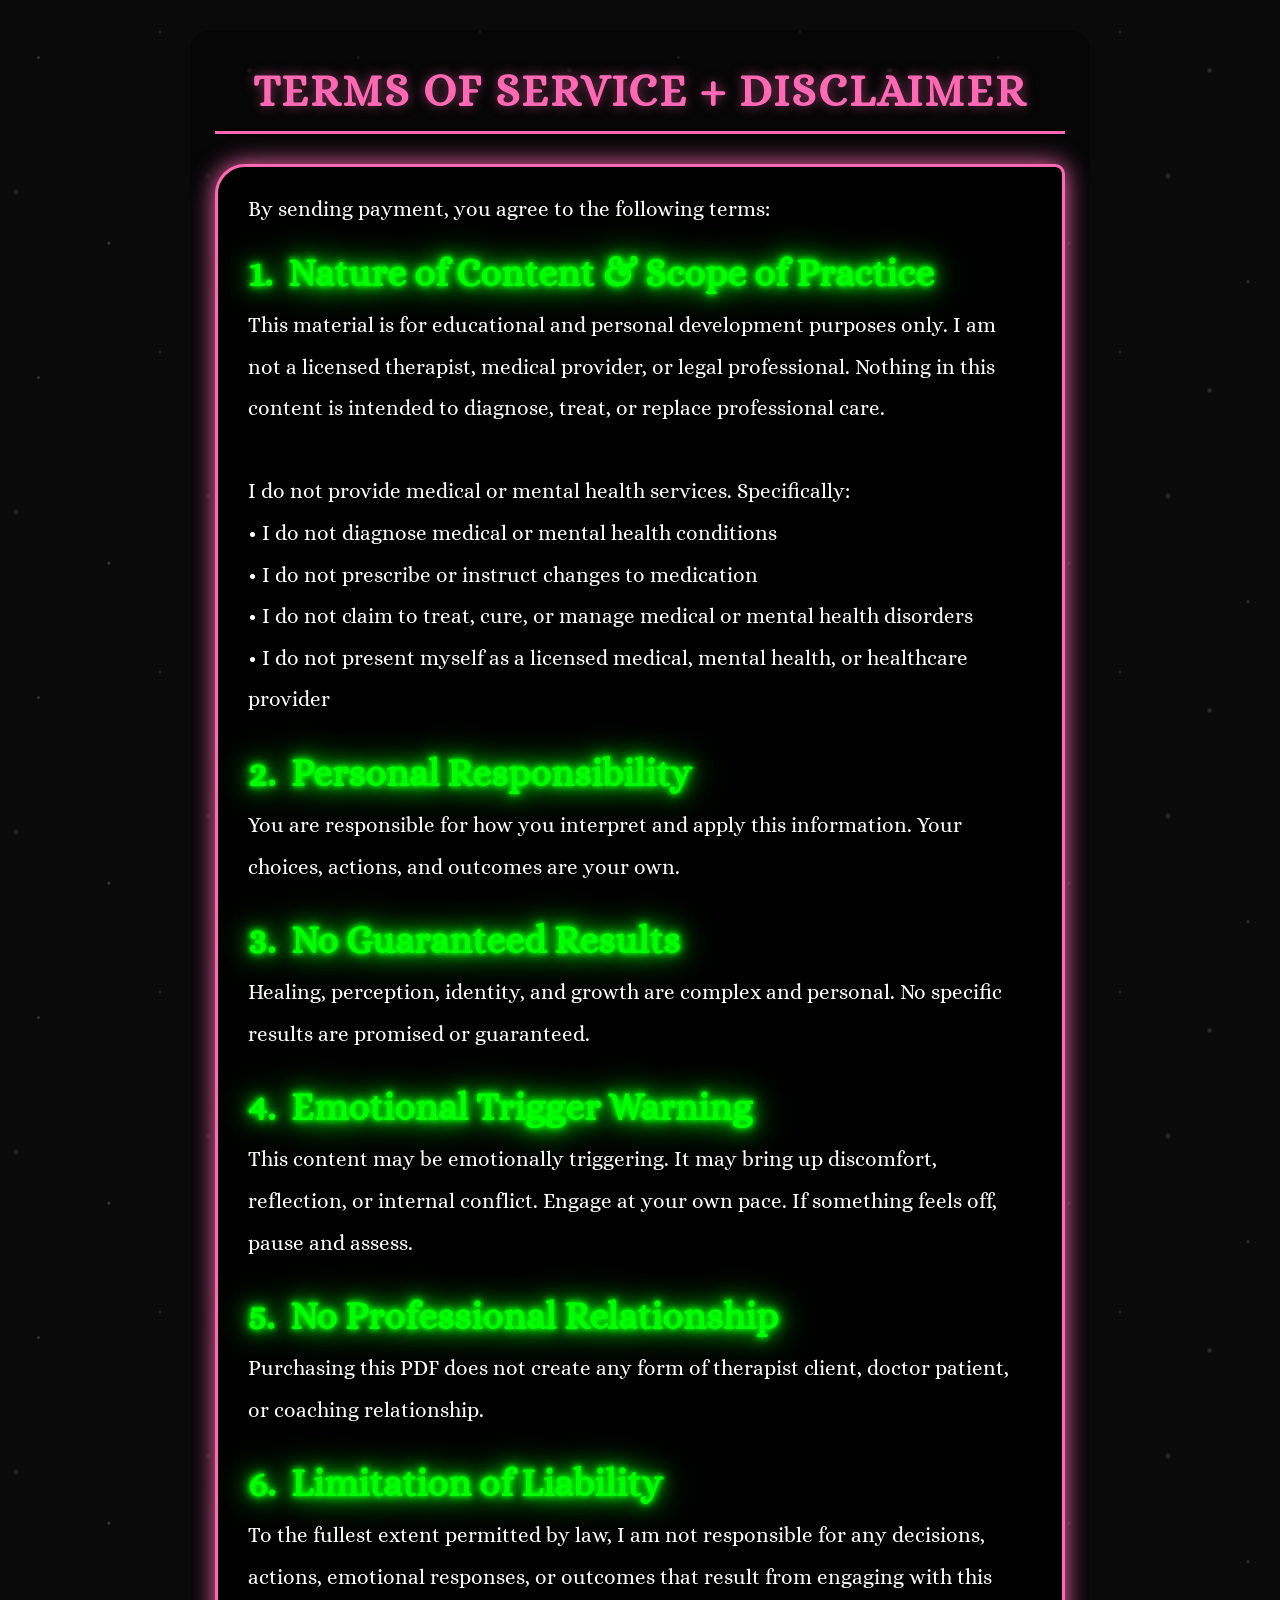
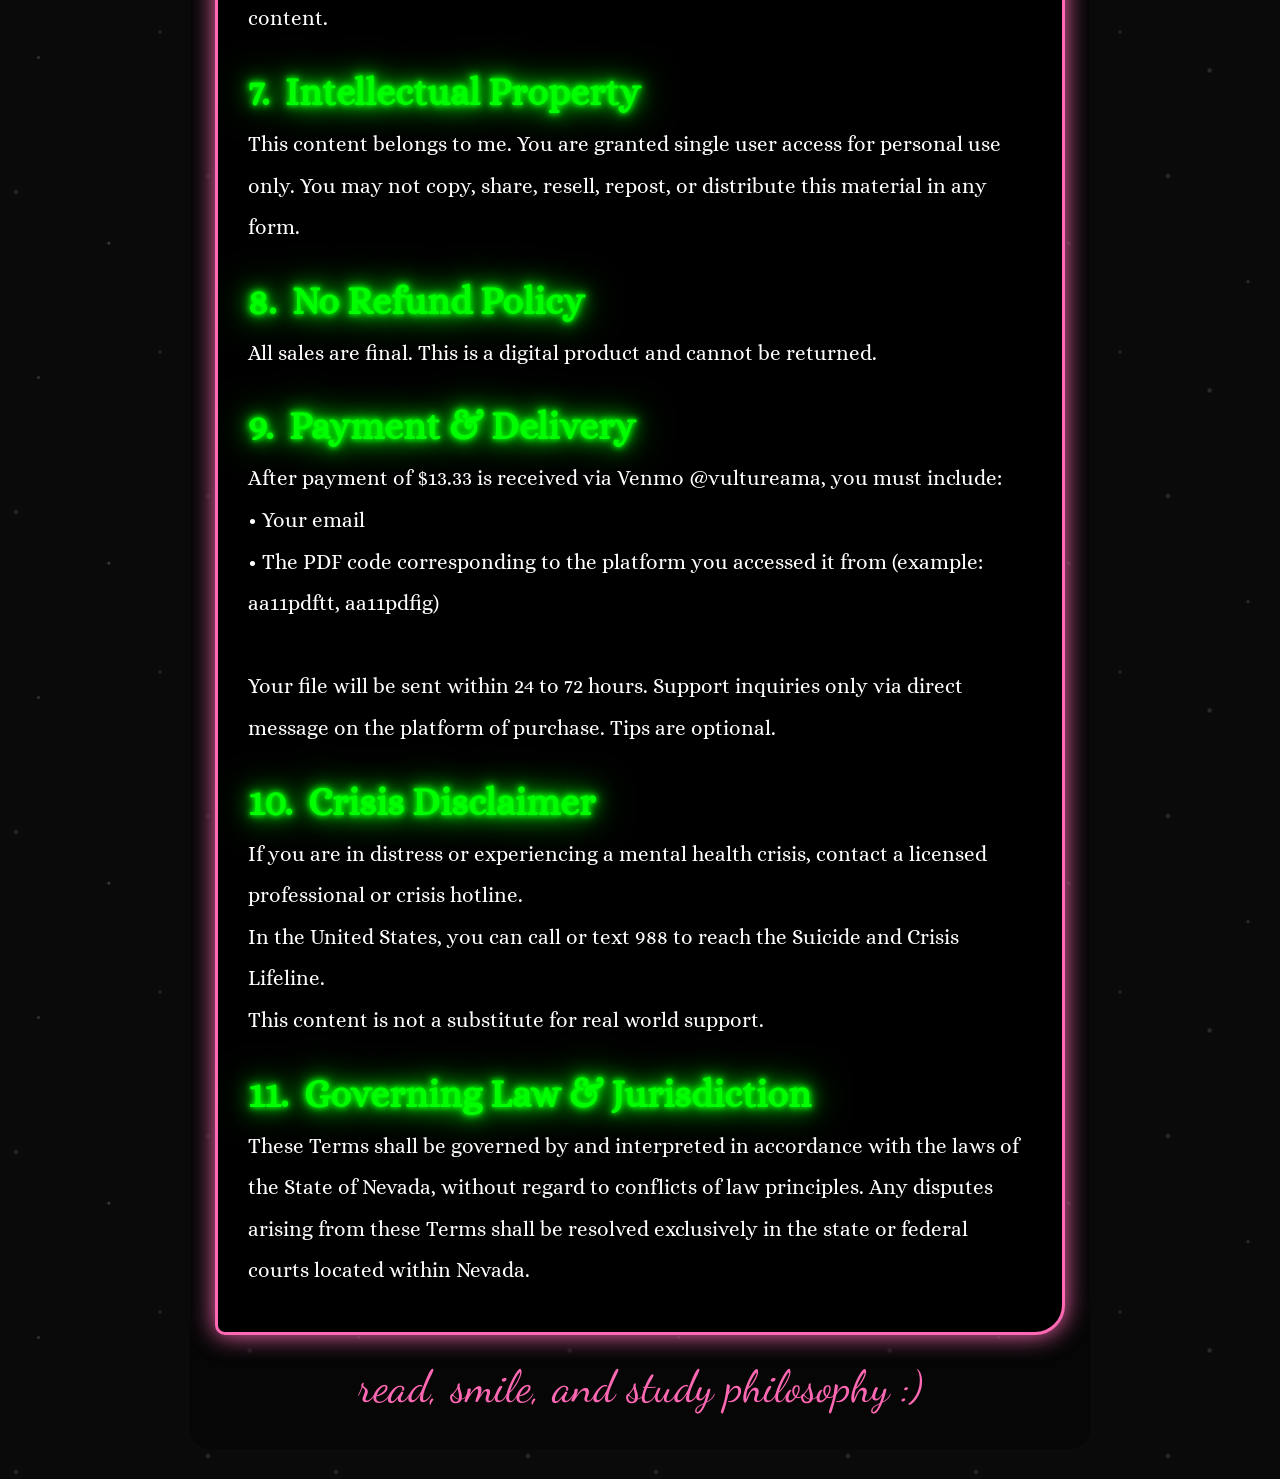
<file: index.html>
<!DOCTYPE html>
<html lang="en">
<head>
    <meta charset="UTF-8">
    <meta name="viewport" content="width=device-width, initial-scale=1.0">
    <title>Terms of Service</title>
    <link rel="stylesheet" href="style.css?v=3">
</head>
<body class="terms-page">

<div class="paper">
    <header>
        <h1>TERMS OF SERVICE + DISCLAIMER</h1>
    </header>

    <div class="cover-box">

        <p class="intro">By sending payment, you agree to the following terms:</p>

        <p class="section-heading"><span class="section-number">1.</span> Nature of Content & Scope of Practice</p>
        <p class="section-text">
        This material is for educational and personal development purposes only. I am not a licensed therapist, medical provider, or legal professional. Nothing in this content is intended to diagnose, treat, or replace professional care.<br><br>
        I do not provide medical or mental health services. Specifically:<br>
        • I do not diagnose medical or mental health conditions<br>
        • I do not prescribe or instruct changes to medication<br>
        • I do not claim to treat, cure, or manage medical or mental health disorders<br>
        • I do not present myself as a licensed medical, mental health, or healthcare provider
        </p>

        <p class="section-heading"><span class="section-number">2.</span> Personal Responsibility</p>
        <p class="section-text">You are responsible for how you interpret and apply this information. Your choices, actions, and outcomes are your own.</p>

        <p class="section-heading"><span class="section-number">3.</span> No Guaranteed Results</p>
        <p class="section-text">Healing, perception, identity, and growth are complex and personal. No specific results are promised or guaranteed.</p>

        <p class="section-heading"><span class="section-number">4.</span> Emotional Trigger Warning</p>
        <p class="section-text">This content may be emotionally triggering. It may bring up discomfort, reflection, or internal conflict. Engage at your own pace. If something feels off, pause and assess.</p>

        <p class="section-heading"><span class="section-number">5.</span> No Professional Relationship</p>
        <p class="section-text">Purchasing this PDF does not create any form of therapist client, doctor patient, or coaching relationship.</p>

        <p class="section-heading"><span class="section-number">6.</span> Limitation of Liability</p>
        <p class="section-text">To the fullest extent permitted by law, I am not responsible for any decisions, actions, emotional responses, or outcomes that result from engaging with this content.</p>

        <p class="section-heading"><span class="section-number">7.</span> Intellectual Property</p>
        <p class="section-text">This content belongs to me. You are granted single user access for personal use only. You may not copy, share, resell, repost, or distribute this material in any form.</p>

        <p class="section-heading"><span class="section-number">8.</span> No Refund Policy</p>
        <p class="section-text">All sales are final. This is a digital product and cannot be returned.</p>

        <p class="section-heading"><span class="section-number">9.</span> Payment & Delivery</p>
        <p class="section-text">
        After payment of $13.33 is received via Venmo @vultureama, you must include:<br>
        • Your email<br>
        • The PDF code corresponding to the platform you accessed it from (example: aa11pdftt, aa11pdfig)<br><br>
        Your file will be sent within 24 to 72 hours. Support inquiries only via direct message on the platform of purchase.
Tips are optional.
        </p>

        <p class="section-heading"><span class="section-number">10.</span> Crisis Disclaimer</p>
        <p class="section-text">
        If you are in distress or experiencing a mental health crisis, contact a licensed professional or crisis hotline.<br>
        In the United States, you can call or text 988 to reach the Suicide and Crisis Lifeline.<br>
        This content is not a substitute for real world support.
        </p>

        <p class="section-heading"><span class="section-number">11.</span> Governing Law & Jurisdiction</p>
        <p class="section-text">
        These Terms shall be governed by and interpreted in accordance with the laws of the State of Nevada, without regard to conflicts of law principles. Any disputes arising from these Terms shall be resolved exclusively in the state or federal courts located within Nevada.
        </p>

    </div>

    <div class="thank-you">read, smile, and study philosophy :)</div>

</div>
</body>
</html>
</file>
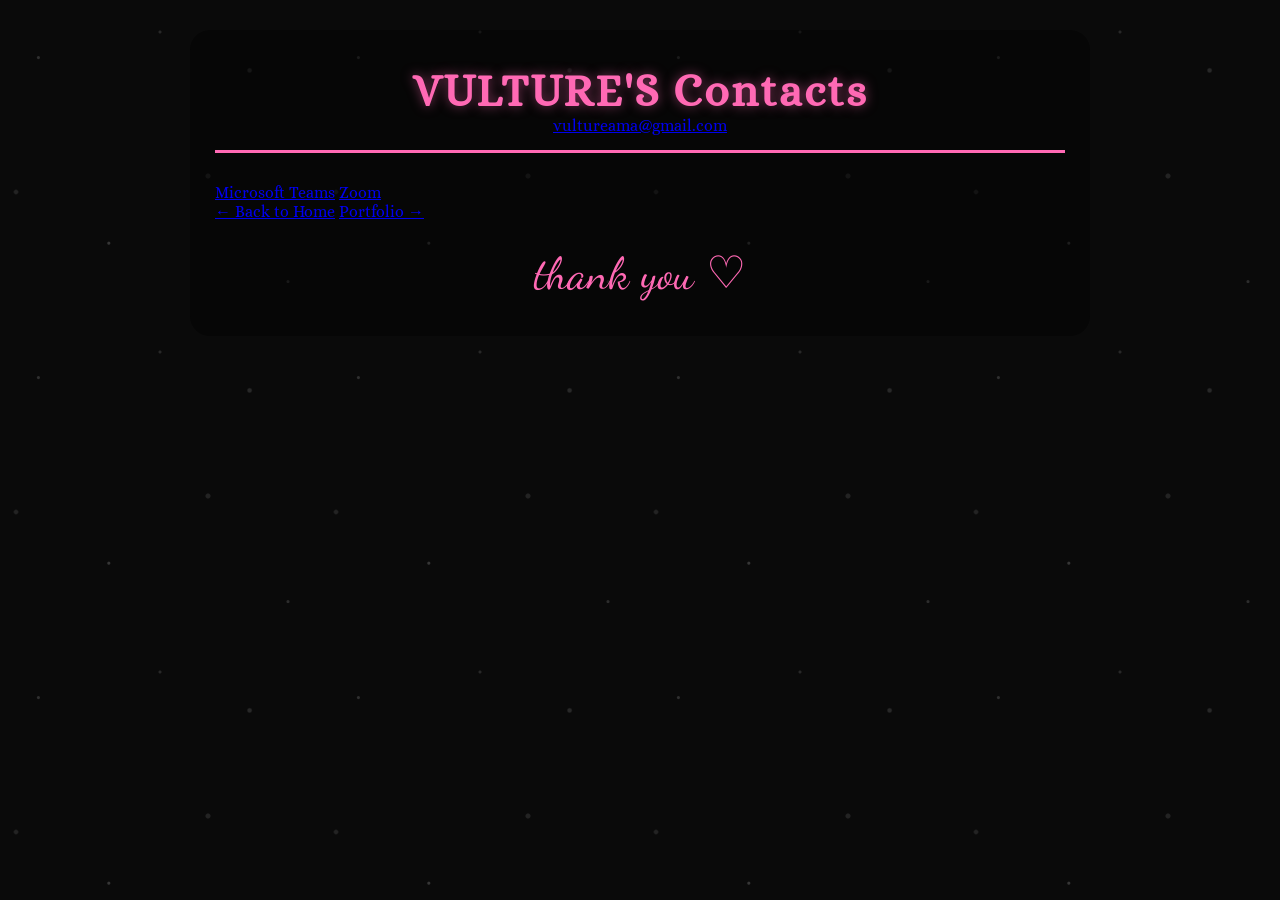
<file: contacts.html>
<!DOCTYPE html>
<html lang="en">
<head>
    <meta charset="UTF-8">
    <meta name="viewport" content="width=device-width, initial-scale=1.0">
    <title>VULTURE'S Contacts</title>
    <link rel="stylesheet" href="style.css">
</head>
<body class="contacts-page">
    <div class="paper">
        <header>
            <h1>VULTURE'S Contacts</h1>
            <div class="email-header">
                <a href="mailto:vultureama@gmail.com?subject=Job%20Opportunity&body=Hi%2C%20I%20came%20across%20your%20site%20and%20">vultureama@gmail.com</a>
            </div>
        </header>

        <div class="home-grid two-buttons">
            <a href="https://teams.live.com/meet/9368599807053?p=t3HGdlis5b2vwS8AQe" class="home-button" target="_blank">Microsoft Teams</a>
            <a href="https://us05web.zoom.us/launch/chat?src=direct_chat_link&email=vultureama%40gmail.com" class="home-button" target="_blank">Zoom</a>
        </div>

        <div class="nav-buttons">
            <a href="index.html" class="nav-btn">← Back to Home</a>
            <a href="portfolio.html" class="nav-btn">Portfolio →</a>  <!-- Changed from Coverletter to Portfolio -->
        </div>

        <div class="thank-you">
            thank you ♡
        </div>
    </div>
</body>
</html>
</file>
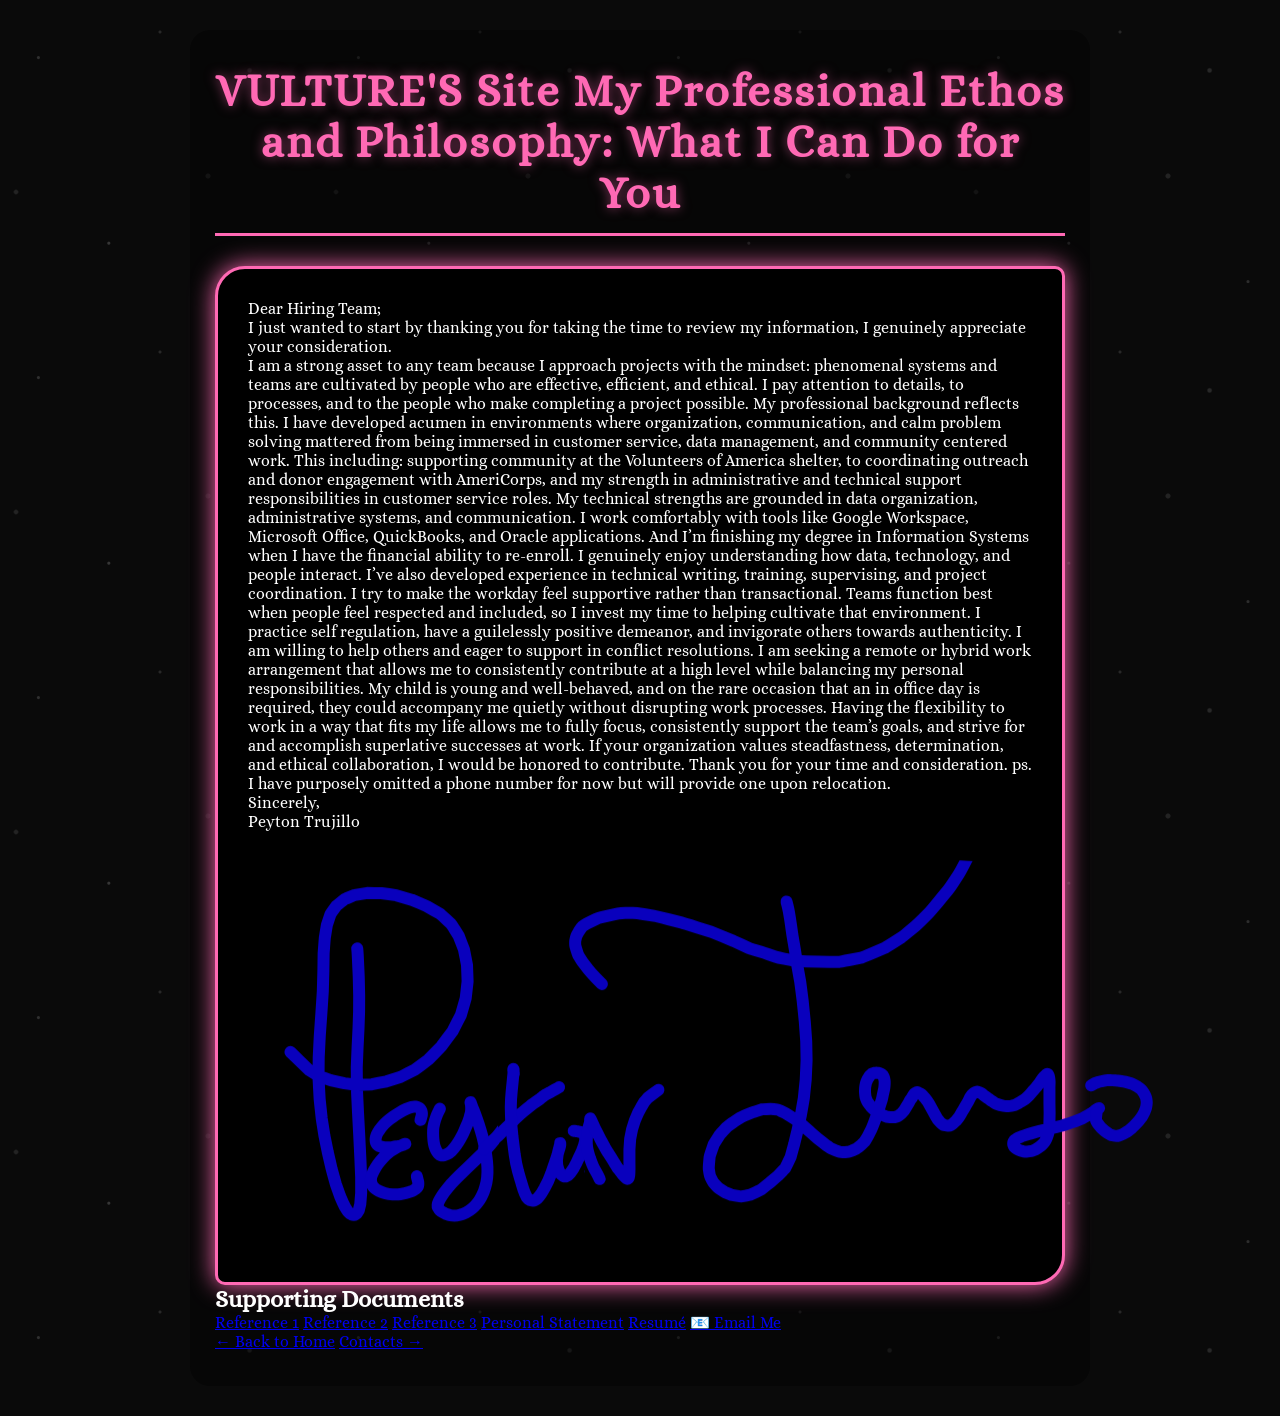
<file: coverletter.html>
<!DOCTYPE html>
<html lang="en">
<head>
    <meta charset="UTF-8">
    <meta name="viewport" content="width=device-width, initial-scale=1.0">
    <title>Cover Letter - VULTURE'S Site</title>
    <link rel="stylesheet" href="./style.css">
</head>
<body>
    <div class="paper">
        <header>
            <h1>VULTURE'S Site <span class="more-text">
                My Professional Ethos and Philosophy: What I Can Do for You</span></h1>
        </header>

        <div class="cover-box">
            <p class="greeting">Dear Hiring Team;</p>
            
            <div class="letter-content">
                I just wanted to start by thanking you for taking the time to review my information, I genuinely appreciate your consideration.
                <p>
I am a strong asset to any team because I approach projects with the mindset: phenomenal systems and teams are cultivated by people who are effective, efficient, and ethical. I pay attention to details, to processes, and to the people who make completing a project possible.

My professional background reflects this. I have developed acumen in environments where organization, communication, and calm problem solving mattered from being immersed in customer service, data management, and community centered work. 
This including: supporting community at the Volunteers of America shelter, to coordinating outreach and donor engagement with AmeriCorps, and my strength in administrative and technical support responsibilities in customer service roles.

My technical strengths are grounded in data organization, administrative systems, and communication. I work comfortably with tools like Google Workspace, Microsoft Office, QuickBooks, and Oracle applications. And I’m finishing my degree in Information Systems when I have the financial ability to re-enroll. I genuinely enjoy understanding how data, technology, and people interact. I’ve also developed experience in technical writing, training, supervising, and project coordination.

I try to make the workday feel supportive rather than transactional. Teams function best when people feel respected and included, so I invest my time to helping cultivate that environment. I  practice self regulation, have a guilelessly positive demeanor, and invigorate others towards authenticity. I am willing to help others and eager to support in conflict resolutions. 

I am seeking a remote or hybrid work arrangement that allows me to consistently contribute at a high level while balancing my personal responsibilities. 
My child is young and well-behaved, and on the rare occasion that an in office day is required, they could accompany me quietly without disrupting work processes. Having the flexibility to work in a way that fits my life allows me to fully focus, consistently support the team’s goals, and strive for and accomplish superlative successes at work.

If your organization values steadfastness, determination, and ethical collaboration, I would be honored to contribute.

Thank you for your time and consideration.
ps. I have purposely omitted a phone number for now but will provide one upon relocation.
</p>
                
            </div>

            <div class="signature-area">
    <p>Sincerely,</p>
    <p class="name">Peyton Trujillo</p>
    <img src="./images/signature.png" alt="Signature" class="signature-image">
</div>
        </div>

        <h2 class="support-title">Supporting Documents</h2>
        
        <div class="support-grid">
<a href="pdfs/reference1.PDF?v=1" class="support-btn" target="_blank">Reference 1</a>
<a href="pdfs/reference2.PDF?v=1" class="support-btn" target="_blank">Reference 2</a>
<a href="pdfs/reference3.PDF?v=1" class="support-btn" target="_blank">Reference 3</a>
<a href="pdfs/Personal-statement.pdf?v=2" class="support-btn" target="_blank">Personal Statement</a>
<a href="pdfs/resume.pdf?v=1" class="support-btn" target="_blank">Resumé</a>
            <a href="mailto:vultureama@gmail.com?subject=Job%20Opportunity&body=Hi%2C%20I%20came%20across%20your%20site%20and%20" class="support-btn">📧 Email Me</a>
        </div>

        <div class="nav-buttons">
            <a href="index.html" class="nav-btn">← Back to Home</a>
            <a href="contacts.html" class="nav-btn">Contacts →</a>
        </div>
    </div>
</body>
</html>
</file>
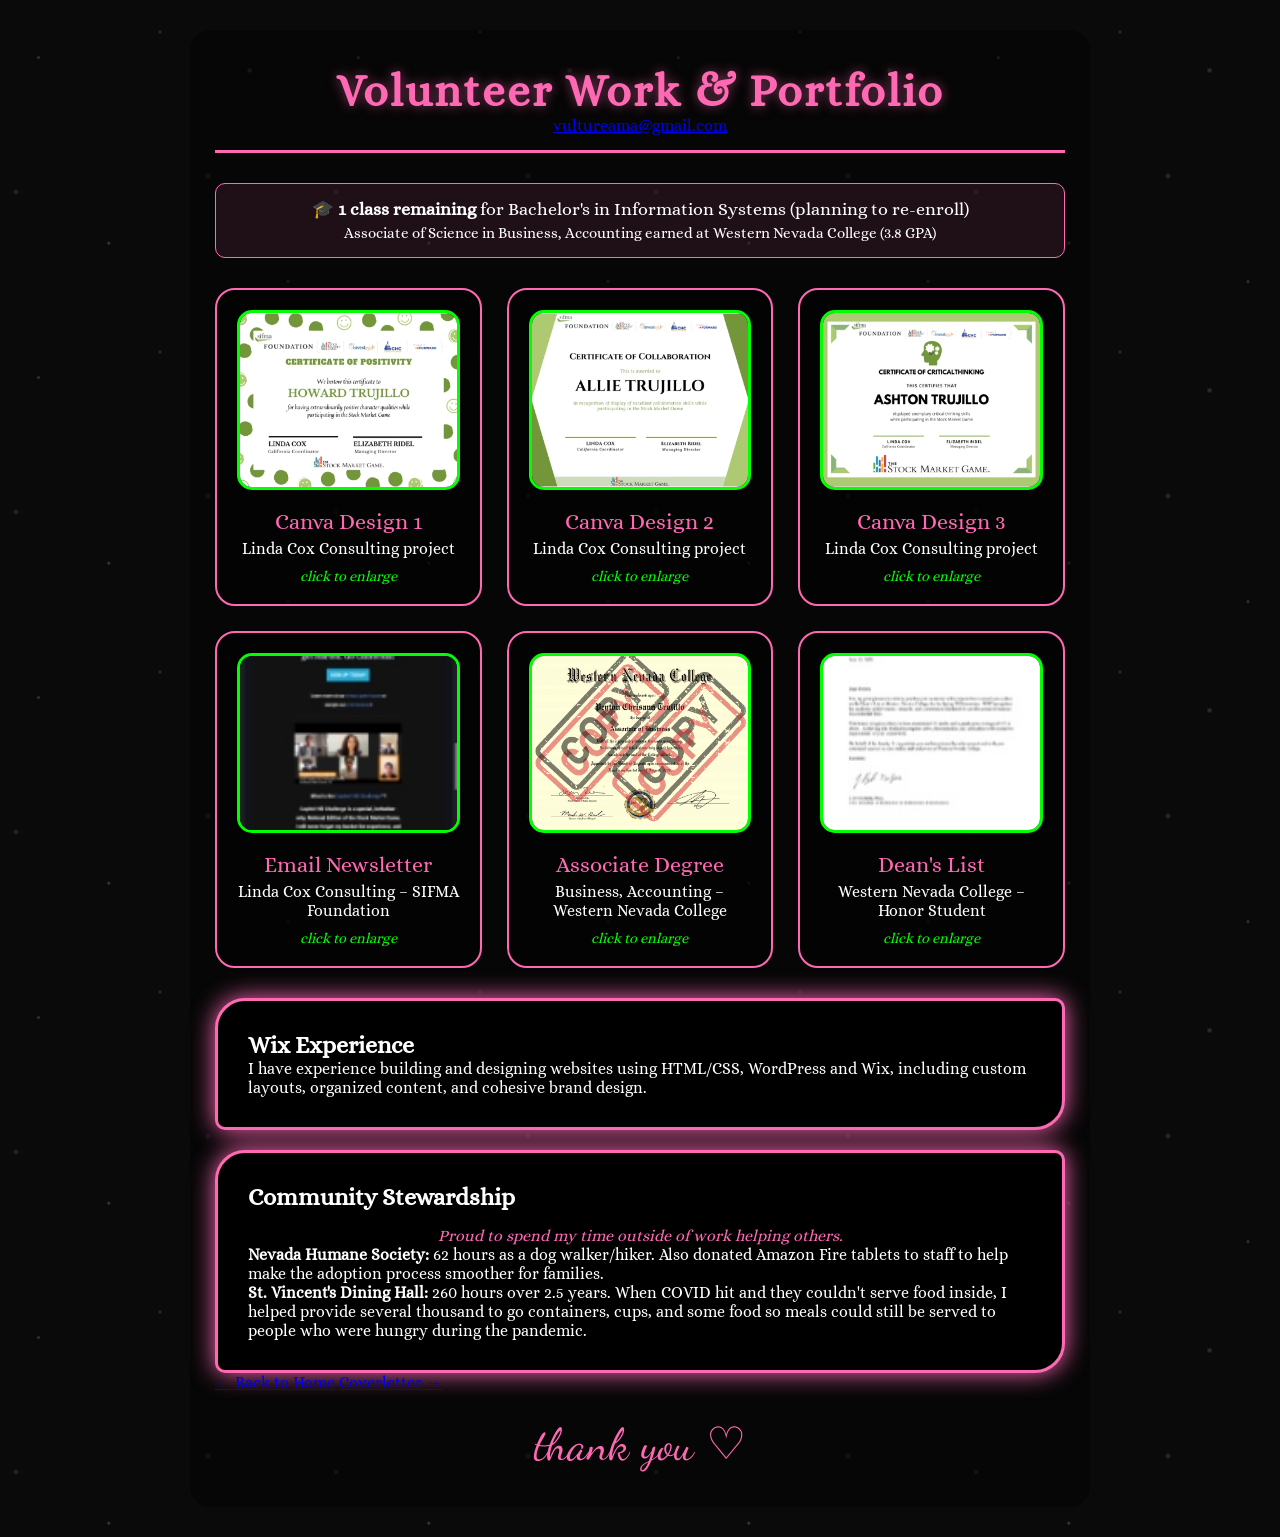
<file: portfolio.html>
<!DOCTYPE html>
<html lang="en">
<head>
    <meta charset="UTF-8">
    <meta name="viewport" content="width=device-width, initial-scale=1.0">
    <title>Portfolio - VULTURE'S Site</title>
    <link rel="stylesheet" href="style.css">
    <style>
        .portfolio-grid {
            display: grid;
            grid-template-columns: repeat(auto-fit, minmax(250px, 1fr));
            gap: 25px;
            margin: 30px 0;
        }
        .portfolio-item {
            background: rgba(0,0,0,0.5);
            border-radius: 20px;
            padding: 20px;
            text-align: center;
            transition: transform 0.3s ease, box-shadow 0.3s ease;
            border: 2px solid #ff69b4;
        }
        .portfolio-item:hover {
            transform: scale(1.02);
            box-shadow: 0 0 25px #ff69b4;
        }
        .portfolio-thumb {
            width: 100%;
            height: 180px;
            object-fit: cover;
            border-radius: 15px;
            border: 3px solid #00ff00;
            cursor: pointer;
            transition: opacity 0.2s;
        }
        .portfolio-thumb:hover {
            opacity: 0.9;
        }
        .portfolio-title {
            color: #ff69b4;
            font-size: 1.4rem;
            margin: 15px 0 5px;
            font-family: 'Alice', serif;
        }
        .portfolio-desc {
            color: white;
            font-size: 1rem;
            margin-bottom: 10px;
        }
        .enlarge-hint {
            color: #00ff00;
            font-size: 0.9rem;
            margin-top: 5px;
            font-style: italic;
        }
    </style>
</head>
<body>
    <div class="paper">
        <header>
            <h1>Volunteer Work & Portfolio</h1>
            <div class="email-header">
                <a href="mailto:mailto:vultureama@gmail.com?subject=Job%20Opportunity&body=Hi%20Vulture%2C%20I%20came%20across%20your%20site%20and%20">vultureama@gmail.com</a>
            </div>
        </header>

        <!-- Note about bachelor's degree -->
        <div style="color: white; text-align: center; margin-bottom: 30px; padding: 15px; background: rgba(255,105,180,0.1); border-radius: 10px; border: 1px solid #ff69b4;">
            <p style="font-size: 1.1rem;">🎓 <strong>1 class remaining</strong> for Bachelor's in Information Systems (planning to re-enroll)</p>
            <p style="font-size: 0.95rem; margin-top: 5px;">Associate of Science in Business, Accounting earned at Western Nevada College (3.8 GPA)</p>
        </div>

        <div class="portfolio-grid">
            <!-- Example1 (Canva work for Linda Cox) -->
            <div class="portfolio-item">
                <a href="./images/example1-full.jpg" target="_blank">
                    <img src="./images/example1-thumb.jpg" alt="Canva Design 1" class="portfolio-thumb">
                </a>
                <div class="portfolio-title">Canva Design 1</div>
                <div class="portfolio-desc">Linda Cox Consulting project</div>
                <div class="enlarge-hint">click to enlarge</div>
            </div>

            <!-- Example2 -->
            <div class="portfolio-item">
                <a href="./images/example2-full.jpg" target="_blank">
                    <img src="./images/example2-thumb.jpg" alt="Canva Design 2" class="portfolio-thumb">
                </a>
                <div class="portfolio-title">Canva Design 2</div>
                <div class="portfolio-desc">Linda Cox Consulting project</div>
                <div class="enlarge-hint">click to enlarge</div>
            </div>

            <!-- Example3 -->
            <div class="portfolio-item">
                <a href="./images/example3-full.jpg" target="_blank">
                    <img src="./images/example3-thumb.jpg" alt="Canva Design 3" class="portfolio-thumb">
                </a>
                <div class="portfolio-title">Canva Design 3</div>
                <div class="portfolio-desc">Linda Cox Consulting project</div>
                <div class="enlarge-hint">click to enlarge</div>
            </div>

            <!-- Simple Email Newsletter Example -->
            <div class="portfolio-item">
                <a href="./images/simple-email-newsletter-example-full.jpg" target="_blank">
                    <img src="./images/simple-email-newsletter-example-thumb.jpg" alt="Email Newsletter" class="portfolio-thumb">
                </a>
                <div class="portfolio-title">Email Newsletter</div>
                <div class="portfolio-desc">Linda Cox Consulting – SIFMA Foundation</div>
                <div class="enlarge-hint">click to enlarge</div>
            </div>

            <!-- Associate Diploma (Business, Accounting) -->
            <div class="portfolio-item">
                <a href="./images/diploma-full.png" target="_blank">
                    <img src="./images/diploma-thumb.png" alt="Associate Diploma" class="portfolio-thumb">
                </a>
                <div class="portfolio-title">Associate Degree</div>
                <div class="portfolio-desc">Business, Accounting – Western Nevada College</div>
                <div class="enlarge-hint">click to enlarge</div>
            </div>

            <!-- Dean's List Letter -->
            <div class="portfolio-item">
                <a href="./images/deans-list-full.jpg" target="_blank">
                    <img src="./images/deans-list-thumb.jpg" alt="Dean's List Letter" class="portfolio-thumb">
                </a>
                <div class="portfolio-title">Dean's List</div>
                <div class="portfolio-desc">Western Nevada College – Honor Student</div>
                <div class="enlarge-hint">click to enlarge</div>
            </div>
        </div>

        <!-- Wix Experience -->
        <div class="cover-box" style="margin-top: 20px;">
            <h2 class="support-title" style="margin-top: 0;">Wix Experience</h2>
            <div class="letter-content">
                <p>I have experience building and designing websites using HTML/CSS, WordPress and Wix, including custom layouts, organized content, and cohesive brand design.</p>
            </div>
        </div>

        <!-- Community Volunteering & Donations -->
        <div class="cover-box" style="margin-top: 20px;">
            <h2 class="support-title" style="margin-top: 0;">Community Stewardship</h2>
            <div class="letter-content">
              <p style="margin-top: 15px; text-align: center; font-style: italic; color: #ff69b4;">Proud to spend my time outside of work helping others.</p>
                <p><strong>Nevada Humane Society:</strong> 62 hours as a dog walker/hiker. Also donated Amazon Fire tablets to staff to help make the adoption process smoother for families.</p>
                <p><strong>St. Vincent's Dining Hall: </strong>260 hours over 2.5 years. When COVID hit and they couldn't serve food inside, I helped provide several thousand to go containers, cups, and some food so meals could still be served to people who were hungry during the pandemic.</p>
                
            </div>
        </div>

        <div class="nav-buttons">
            <a href="index.html" class="nav-btn">← Back to Home</a>
            <a href="coverletter.html" class="nav-btn">Coverletter →</a>
        </div>

        <div class="thank-you">
            thank you ♡
        </div>
    </div>
</body>
</html>
</file>
<file: style.css>
@import url('https://fonts.googleapis.com/css2?family=Alice&family=Dancing+Script&display=swap');

/* RESET */
* {
    margin: 0;
    padding: 0;
    box-sizing: border-box;
}

/* BODY */
body {
    font-family: 'Alice', serif;
    min-height: 100vh;
    display: flex;
    justify-content: center;
    align-items: flex-start;
    padding: 30px 15px;
    background-color: #0a0a0a;
    color: white;

    /* SCATTERED GLITTER */
    background-image:
        radial-gradient(circle at 12% 18%, rgba(255,255,255,0.15) 1px, transparent 2px),
        radial-gradient(circle at 78% 22%, rgba(255,255,255,0.12) 1.5px, transparent 3px),
        radial-gradient(circle at 34% 76%, rgba(255,255,255,0.18) 1px, transparent 2px),
        radial-gradient(circle at 65% 55%, rgba(255,255,255,0.1) 2px, transparent 3px),
        radial-gradient(circle at 90% 88%, rgba(255,255,255,0.14) 1px, transparent 2px),
        radial-gradient(circle at 5% 60%, rgba(255,255,255,0.1) 1.5px, transparent 3px),
        radial-gradient(circle at 50% 10%, rgba(255,255,255,0.12) 1px, transparent 2px);

    background-size: 320px 320px;
}

/* MAIN CARD */
.paper {
    max-width: 900px;
    width: 100%;
    background: rgba(0, 0, 0, 0.45);
    padding: 35px 25px;
    border-radius: 20px;
}

/* HEADER */
header {
    text-align: center;
    margin-bottom: 30px;
    border-bottom: 3px solid #ff69b4;
    padding-bottom: 15px;
}

header h1 {
    color: #ff69b4;
    font-size: clamp(2rem, 5vw, 2.8rem);
    letter-spacing: 2px;
    text-shadow: 0 0 12px rgba(255,105,180,0.5);
}

/* CONTRACT BOX */
.cover-box {
    border: 3px solid #ff69b4;
    border-radius: 30px 10px 30px 10px;
    padding: 30px;
    background: #000;
    box-shadow: 0 0 25px #ff69b4;
}

/* INTRO */
.intro {
    font-size: clamp(1.2rem, 2.5vw, 1.3rem);
    margin-bottom: 25px;
}

/* SECTION HEADINGS (NUMBER + TITLE) */
.section-heading {
    color: #00ff00;
    font-weight: 900;

    font-size: clamp(1.8rem, 4vw, 2.4rem);

    margin-top: 30px;
    margin-bottom: 10px;

    text-shadow:
        0 0 5px #00ff00,
        0 0 10px #00ff00,
        0 0 20px #00ff00,
        0 0 40px #00ff00;
}

/* NUMBER SPACING */
.section-number {
    margin-right: 8px;
}

/* BODY TEXT */
.section-text {
    font-size: clamp(1.15rem, 2.5vw, 1.3rem);
    line-height: 2;
    color: white;
    margin-bottom: 10px;
}

/* THANK YOU */
.thank-you {
    color: #ff69b4;
    font-family: 'Dancing Script', cursive;
    font-size: clamp(2rem, 5vw, 2.8rem);
    text-align: center;
    margin-top: 25px;
}

/* MOBILE TUNING */
@media (max-width: 600px) {
    .paper {
        padding: 25px 15px;
    }

    .cover-box {
        padding: 20px;
    }

    .section-heading {
        font-size: 1.6rem;
    }

    .section-text {
        font-size: 1.05rem;
    }
}
</file>
